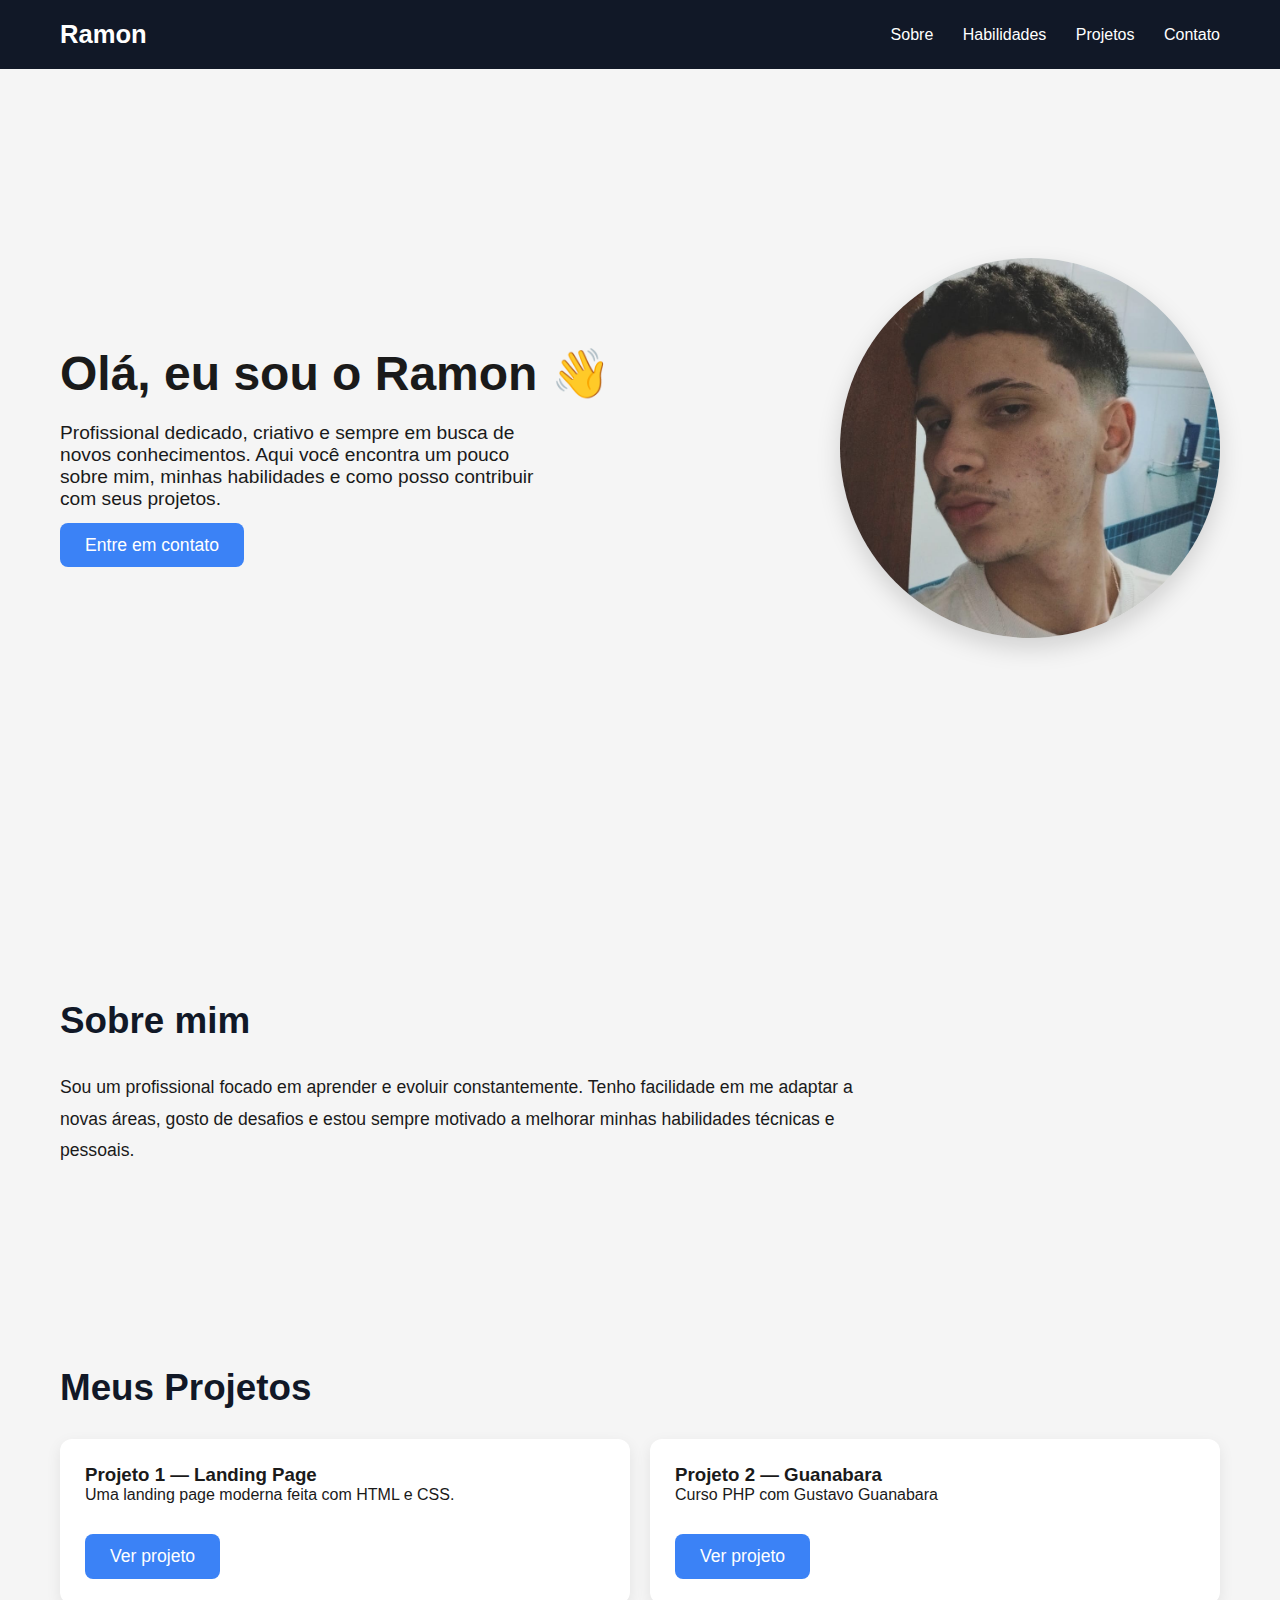
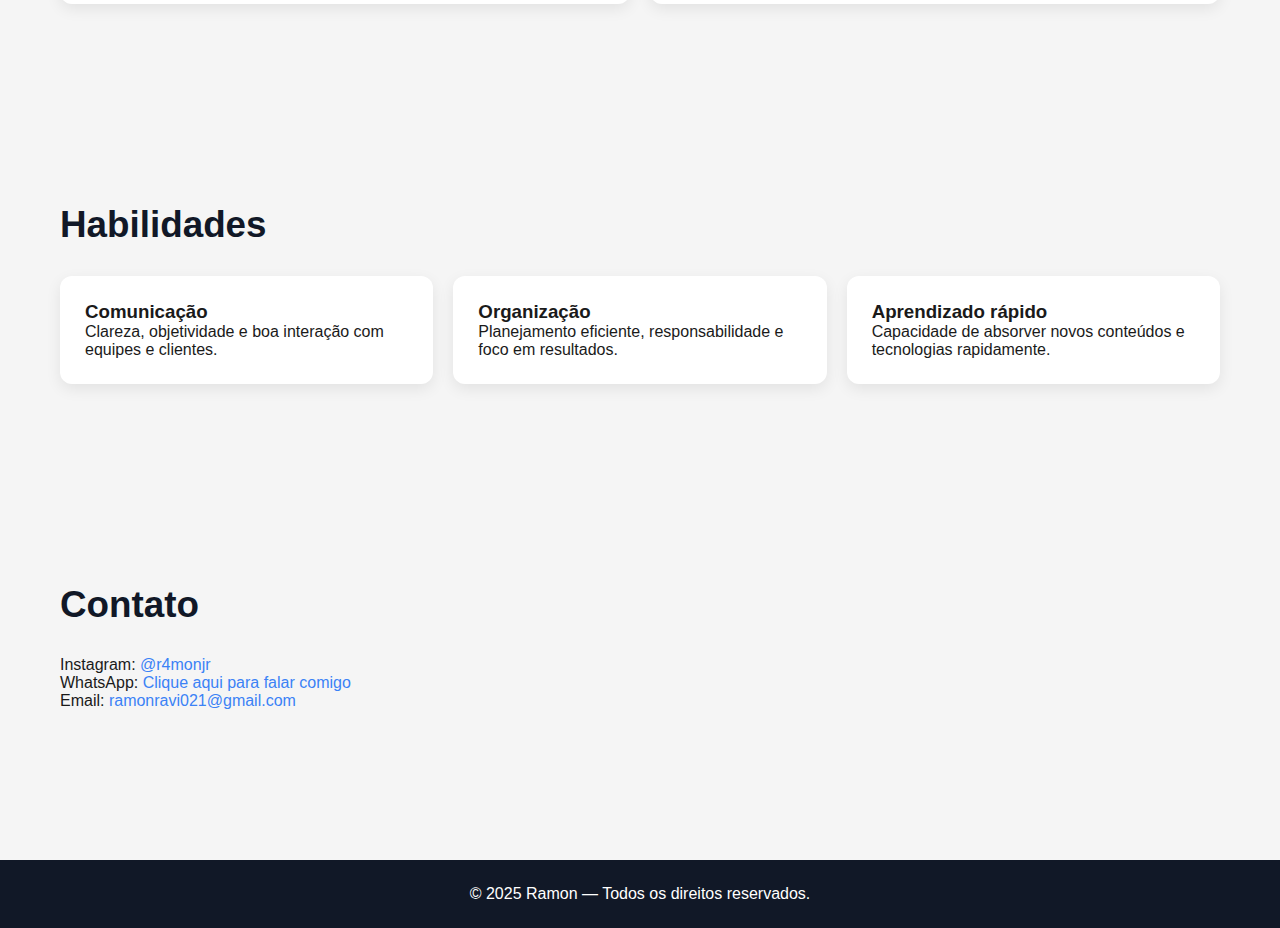
<file: index.html>
<!DOCTYPE html>
<html lang="pt-BR">
<head>
    <meta charset="UTF-8" />
    <meta name="viewport" content="width=device-width, initial-scale=1.0" />
    <title>Portfólio — Ramon</title>
    <link rel="stylesheet" href="style.css">
</head>
<body>

    <header>
        <h1>Ramon</h1>
        <nav>
            <a href="#sobre">Sobre</a>
            <a href="#habilidades">Habilidades</a>
            <a href="#projetos">Projetos</a>
            <a href="#contato">Contato</a>
        </nav>
    </header>

    <section class="hero">
        <div class="hero-text">
            <h2>Olá, eu sou o Ramon 👋</h2>
            <p>Profissional dedicado, criativo e sempre em busca de novos conhecimentos. Aqui você encontra um pouco sobre mim, minhas habilidades e como posso contribuir com seus projetos.</p>
            <a href="#contato" class="btn">Entre em contato</a>
        </div>
        <div class="photo">
            <img src="WhatsApp Image 2025-12-02 at 07.22.20.jpeg" alt="Foto de eu" />
        </div>
    </section>

    <section id="sobre" class="about">
        <h2 class="title">Sobre mim</h2>
        <p>
            Sou um profissional focado em aprender e evoluir constantemente. Tenho facilidade em me adaptar a novas áreas, gosto de desafios e estou sempre motivado a melhorar minhas habilidades técnicas e pessoais.
        </p>
    </section>

    <section id="projetos">
        <h2 class="title">Meus Projetos</h2>

        <div class="skills">
            <div class="card">
                <h3>Projeto 1 — Landing Page</h3>
                <p>Uma landing page moderna feita com HTML e CSS.</p>
                <a href="Albert Einstein/home page/index.html" target="_blank" class="btn">Ver projeto</a>
            </div>

            <div class="card">
                <h3>Projeto 2 — Guanabara</h3>
                <p>Curso PHP com Gustavo Guanabara</p>
                <a href="backend.zip" target="_blank" class="btn">Ver projeto</a>
            </div>
        </div>
    </section>

    <section id="habilidades">
        <h2 class="title">Habilidades</h2>
        <div class="skills">
            <div class="card">
                <h3>Comunicação</h3>
                <p>Clareza, objetividade e boa interação com equipes e clientes.</p>
            </div>
            <div class="card">
                <h3>Organização</h3>
                <p>Planejamento eficiente, responsabilidade e foco em resultados.</p>
            </div>
            <div class="card">
                <h3>Aprendizado rápido</h3>
                <p>Capacidade de absorver novos conteúdos e tecnologias rapidamente.</p>
            </div>
        </div>
    </section>

    <section id="contato">
        <h2 class="title">Contato</h2>

        <p>
            Instagram:  
            <a href="https://instagram.com/r4monjr" target="_blank">@r4monjr</a>
        </p>

        <p>
            WhatsApp:  
            <a href="https://wa.me/5531971953572" target="_blank">Clique aqui para falar comigo</a>
        </p>

        <p>Email:  
            <a href="mailto:ramonravi021@gmail.com">ramonravi021@gmail.com</a>
        </p>
    </section>

    <footer>
        © 2025 Ramon — Todos os direitos reservados.
    </footer>

</body>
</html>
</file>
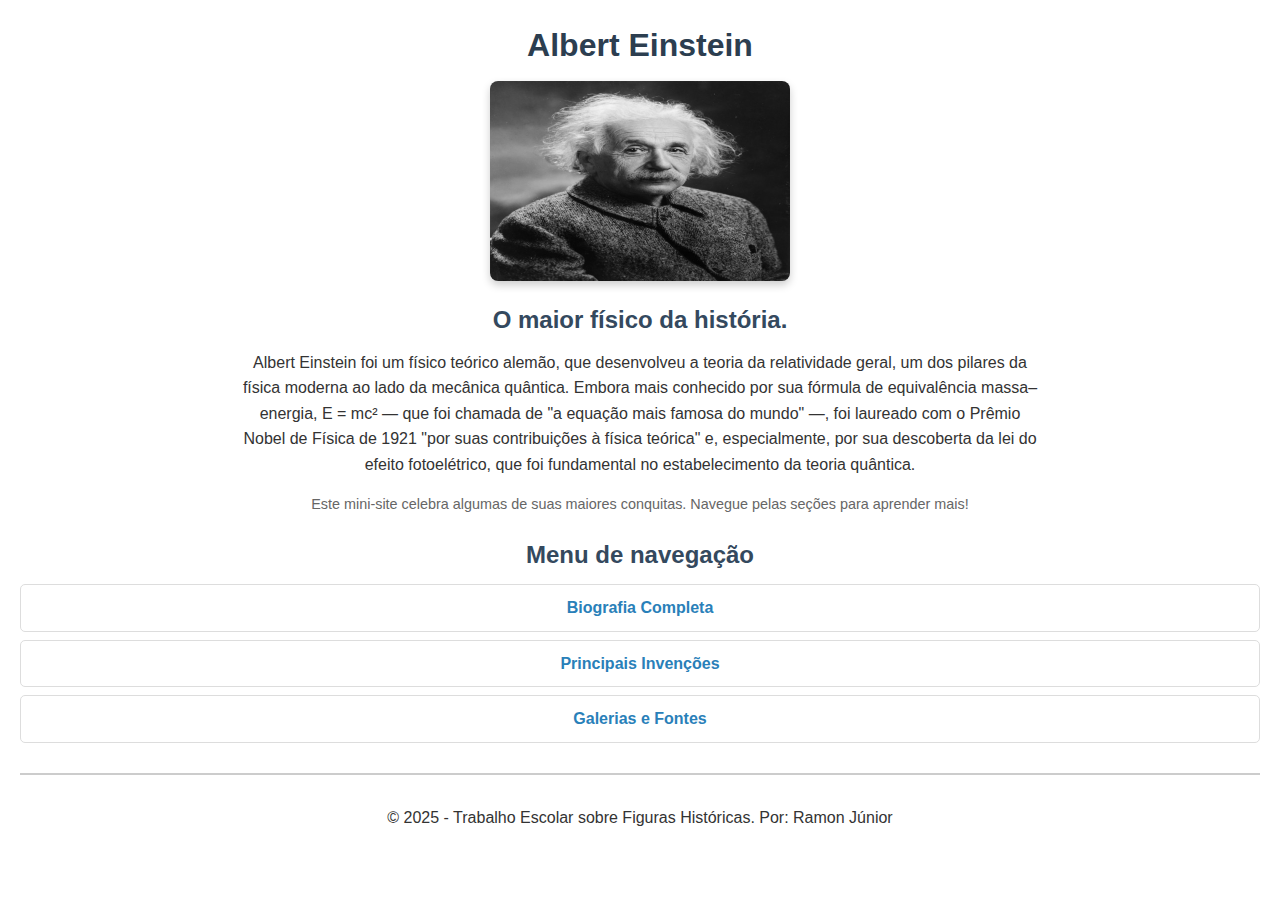
<file: Albert Einstein/home page/index.html>
<!DOCTYPE html>
<html lang="pt-br">
<head>
    <meta charset="UTF-8">
    <meta name="viewport" content="width=device-width, initial-scale=1.0">
    <title>Albert Einstein</title>
    <link rel="stylesheet" href="style.css">
   <link rel="shortcut icon" href="einstein_favicon_64px.png" type="image/x-icon">
   <!--Nessa página não tive especificamente dificuldade com alguma coisa pois é uma página bem simples, e objetiva. Apenas o CSS dos botões que foi um pouco de novidade, mas nada de mais.-->
</head>
<body>
    <h1>Albert Einstein</h1>
    
<picture>
<source media="(max-width: 750px)" srcset="Albert_Einstein_147pequeno" type="image/png">
<source media="(max-width: 1050px)" srcset="Albert_Einstein_147media" type="image/png">
<img src="Albert_Einstein_147.jpg" alt="A imagem flexível funciona">
</picture>
    <h2>O maior físico da história.</h2>
    <p>Albert Einstein foi um físico teórico alemão, que desenvolveu a teoria da relatividade geral, um dos pilares da física moderna ao lado da mecânica quântica. Embora mais conhecido por sua fórmula de equivalência massa–energia, E = mc² — que foi chamada de "a equação mais famosa do mundo" —, foi laureado com o Prêmio Nobel de Física de 1921 "por suas contribuições à física teórica" e, especialmente, por sua descoberta da lei do efeito fotoelétrico, que foi fundamental no estabelecimento da teoria quântica.</p>
    <p>Este mini-site celebra algumas de suas maiores conquitas. Navegue pelas seções para aprender mais!</p>
    <h2>Menu de navegação</h2>
<ul>
<li>
<a href="../biografia/biografia.html"> Biografia Completa</a>
</li>
<li><a href="../cronologia/cronologia.html">Principais Invenções</a>
</li>
<li> <a href="../galeria/galeria.html">Galerias e Fontes</a></li>
<hr>
&copy; 2025 - Trabalho Escolar sobre Figuras Históricas. Por: Ramon Júnior
</ul>
</body>
</html>
</file>
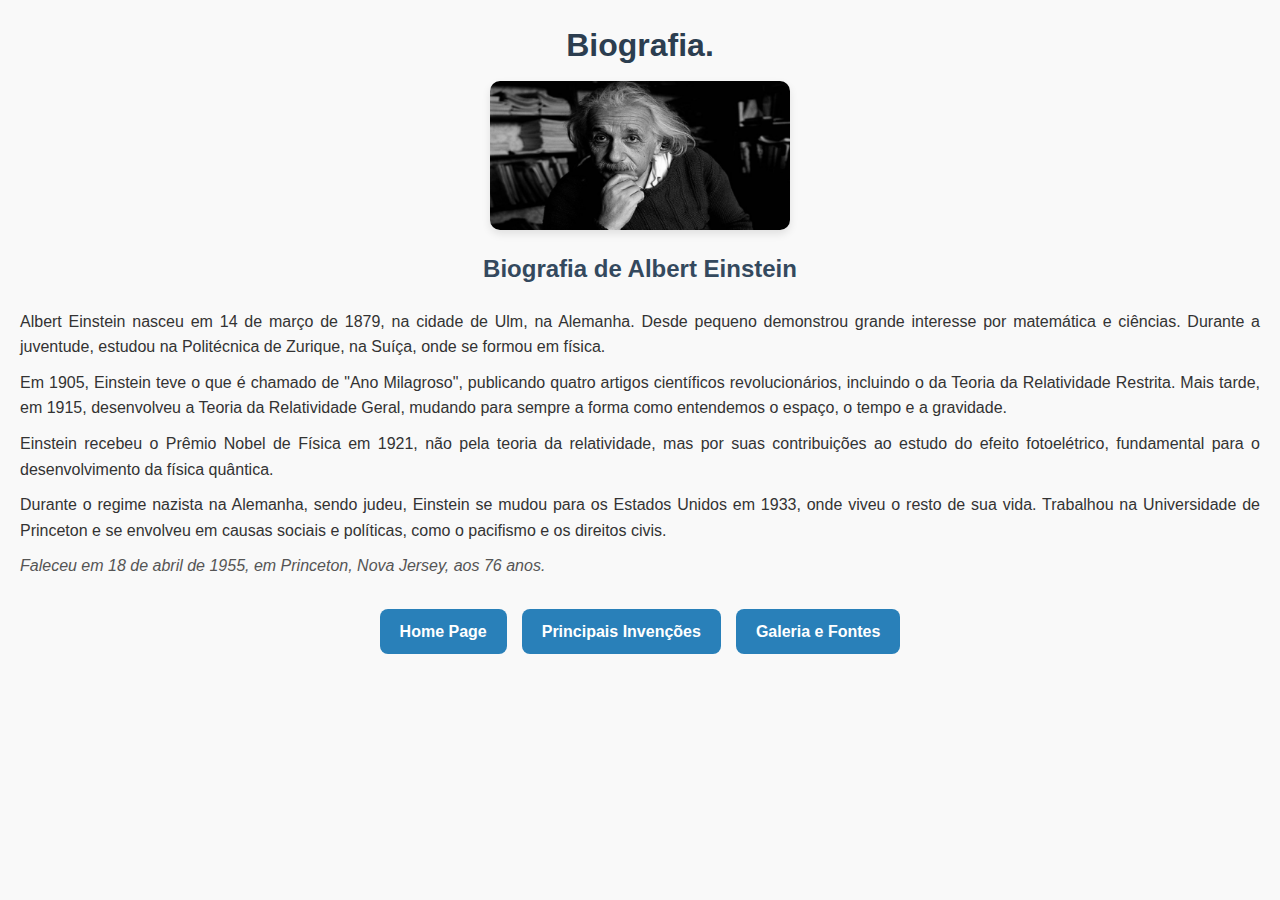
<file: Albert Einstein/biografia/biografia.html>
<!DOCTYPE html>
<html lang="pt-br">
<head>
  <meta charset="UTF-8">
  <meta name="viewport" content="width=device-width, initial-scale=1.0">
  <title>Biografia</title>
  <link rel="stylesheet" href="style.css">
  <link rel="shortcut icon" href="einstein_favicon_64px.png" type="image/x-icon">
  <style>
    .botao-container {
      margin-top: 30px;
      display: flex;
      justify-content: center;
      gap: 15px;
      flex-wrap: wrap;
    }

    .botao {
      background-color: #2980b9;
      color: white;
      padding: 10px 20px;
      border: none;
      border-radius: 8px;
      text-decoration: none;
      font-weight: bold;
      transition: background-color 0.3s, transform 0.2s;
    }

    .botao:hover {
      background-color: #1c5980;
      transform: scale(1.05);
    }
  </style>
  <!--Não tive nenhuma dificuldade nessa página, foi bem tranquilo so sai no soco com essa porra de alinhamento chato-->
</head>
<body>
  <h1>Biografia.</h1>
  <picture>
<source media="(max-width: 750px)" srcset="image_pequena.jpg" type="image/png">
<source media="(max-width: 1050px)" srcset="image_media.jpg" type="image/png">
<img src="image_870x_66e850ea3be95.jpg" alt="A imagem flexível funciona">
</picture>
  <h2>Biografia de Albert Einstein </h2>

  <p>Albert Einstein nasceu em 14 de março de 1879, na cidade de Ulm, na Alemanha. Desde pequeno demonstrou grande interesse por matemática e ciências. Durante a juventude, estudou na Politécnica de Zurique, na Suíça, onde se formou em física.</p>

  <p>Em 1905, Einstein teve o que é chamado de "Ano Milagroso", publicando quatro artigos científicos revolucionários, incluindo o da Teoria da Relatividade Restrita. Mais tarde, em 1915, desenvolveu a Teoria da Relatividade Geral, mudando para sempre a forma como entendemos o espaço, o tempo e a gravidade.</p>

  <p>Einstein recebeu o Prêmio Nobel de Física em 1921, não pela teoria da relatividade, mas por suas contribuições ao estudo do efeito fotoelétrico, fundamental para o desenvolvimento da física quântica.</p>

  <p>Durante o regime nazista na Alemanha, sendo judeu, Einstein se mudou para os Estados Unidos em 1933, onde viveu o resto de sua vida. Trabalhou na Universidade de Princeton e se envolveu em causas sociais e políticas, como o pacifismo e os direitos civis.</p>

  <p>Faleceu em 18 de abril de 1955, em Princeton, Nova Jersey, aos 76 anos.</p>

  <div class="botao-container">
    <a href="../home page/index.html" class="botao">Home Page</a>
    <a href="..//cronologia/cronologia.html" class="botao">Principais Invenções</a>
    <a href="../galeria/galeria.html" class="botao">Galeria e Fontes</a>
  </div>
</body>
</html>
</file>
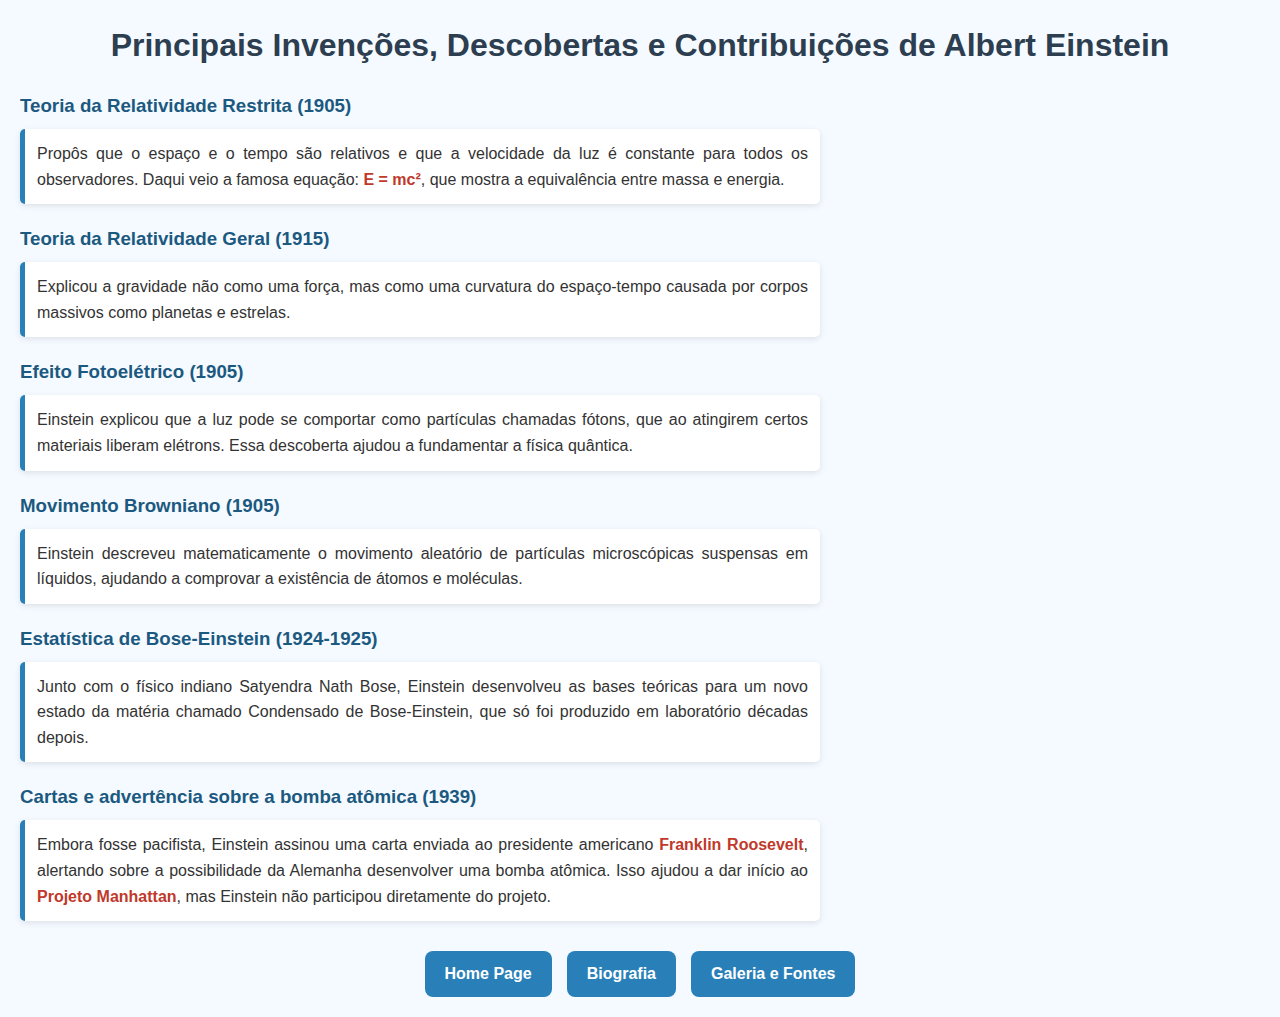
<file: Albert Einstein/cronologia/cronologia.html>
<!DOCTYPE html>
<html lang="pt-br">
<head>
  <meta charset="UTF-8">
  <meta name="viewport" content="width=device-width, initial-scale=1.0">
  <title>Principais Invenções</title>
  <link rel="stylesheet" href="style.css">
  <link rel="shortcut icon" href="einstein_favicon_64px.png" type="image/x-icon">
  <style>
    .botao-container {
      margin-top: 30px;
      display: flex;
      justify-content: center;
      gap: 15px;
      flex-wrap: wrap;
    }

    .botao {
      background-color: #2980b9;
      color: white;
      padding: 10px 20px;
      border: none;
      border-radius: 8px;
      text-decoration: none;
      font-weight: bold;
      transition: background-color 0.3s, transform 0.2s;
    }

    .botao:hover {
      background-color: #1c5980;
      transform: scale(1.05);
    }
  </style>
  <!--Essa foi sem DÚVIDAS a parte mais fácil do site, por conter somente conteúdo bem basicão, bem de boas-->
</head>
<body>
  <h1>Principais Invenções, Descobertas e Contribuições de Albert Einstein</h1>

  <h3>Teoria da Relatividade Restrita (1905)</h3>
  <p>Propôs que o espaço e o tempo são relativos e que a velocidade da luz é constante para todos os observadores. Daqui veio a famosa equação:
  <strong>E = mc²</strong>, que mostra a equivalência entre massa e energia.</p>
  <br>

  <h3>Teoria da Relatividade Geral (1915)</h3>
  <p>Explicou a gravidade não como uma força, mas como uma curvatura do espaço-tempo causada por corpos massivos como planetas e estrelas.</p>
  <br>

  <h3>Efeito Fotoelétrico (1905)</h3>
  <p>Einstein explicou que a luz pode se comportar como partículas chamadas fótons, que ao atingirem certos materiais liberam elétrons. Essa descoberta ajudou a fundamentar a física quântica.</p>
  <br>

  <h3>Movimento Browniano (1905)</h3>
  <p>Einstein descreveu matematicamente o movimento aleatório de partículas microscópicas suspensas em líquidos, ajudando a comprovar a existência de átomos e moléculas.</p>
  <br>

  <h3>Estatística de Bose-Einstein (1924-1925)</h3>
  <p>Junto com o físico indiano Satyendra Nath Bose, Einstein desenvolveu as bases teóricas para um novo estado da matéria chamado Condensado de Bose-Einstein, que só foi produzido em laboratório décadas depois.</p>
  <br>

  <h3>Cartas e advertência sobre a bomba atômica (1939)</h3>
  <p>Embora fosse pacifista, Einstein assinou uma carta enviada ao presidente americano <strong>Franklin Roosevelt</strong>, alertando sobre a possibilidade da Alemanha desenvolver uma bomba atômica. Isso ajudou a dar início ao <strong>Projeto Manhattan</strong>, mas Einstein não participou diretamente do projeto.</p>

  <div class="botao-container">
    <a href="../home page/index.html" class="botao">Home Page</a>
    <a href="../biografia/biografia.html" class="botao">Biografia</a>
    <a href="../galeria/galeria.html" class="botao">Galeria e Fontes</a>
  </div>
</body>
</html>
</file>
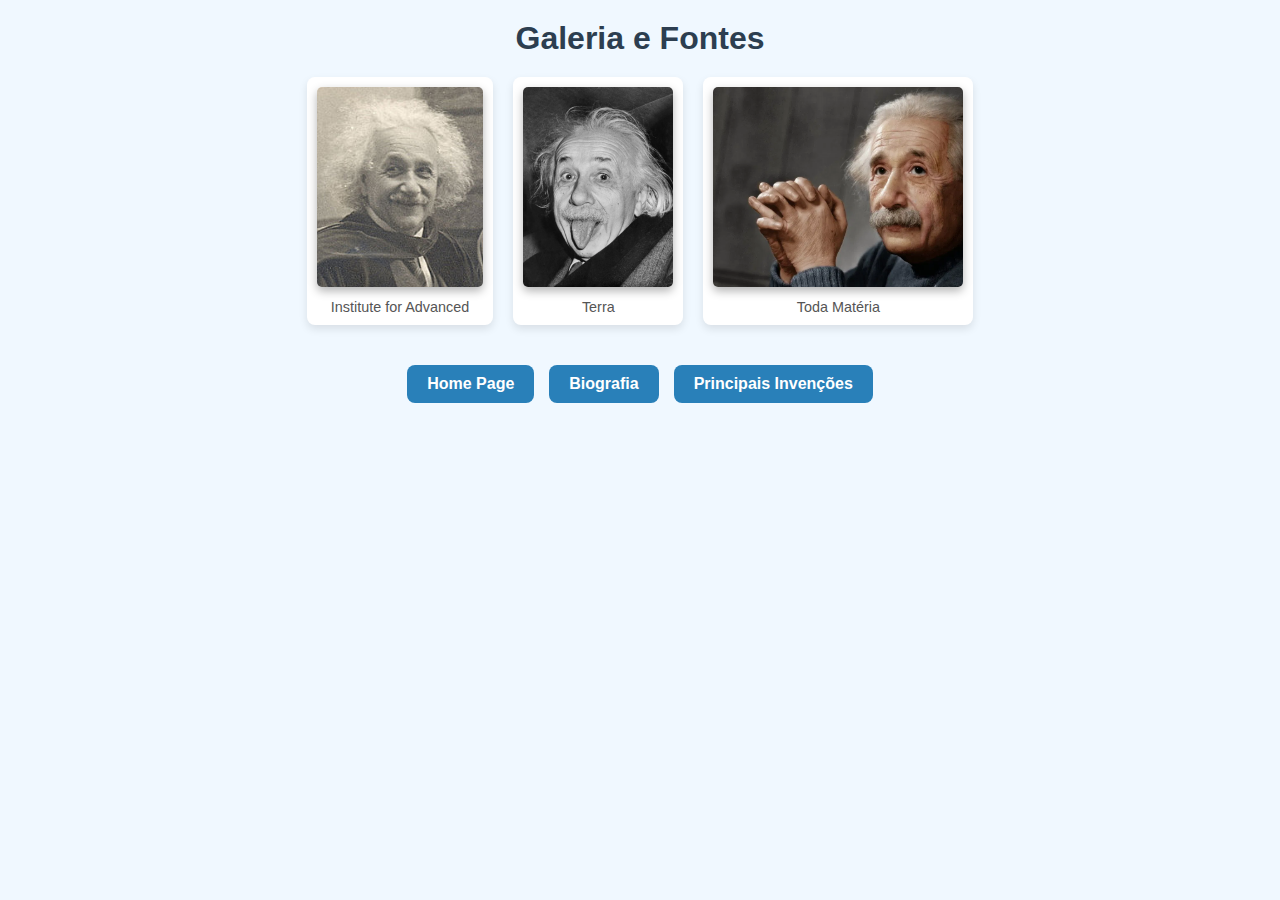
<file: Albert Einstein/galeria/galeria.html>
<!DOCTYPE html>
<html lang="pt-br">
<head>
  <meta charset="UTF-8">
  <meta name="viewport" content="width=device-width, initial-scale=1.0">
  <title>Galeria e Fontes</title>
  <link rel="stylesheet" href="style.css">
  <link rel="shortcut icon" href="einstein_favicon_64px.png" type="image/x-icon">
  <style>
    .galeria {
      display: flex;
      flex-wrap: wrap;
      justify-content: center;
      gap: 20px;
      margin-top: 20px;
    }

    .item {
      text-align: center;
    }

    .item img {
      max-width: 250px;
      border-radius: 10px;
      box-shadow: 0 4px 10px rgba(0, 0, 0, 0.3);
      transition: transform 0.3s ease;
    }

    .item img:hover {
      transform: scale(1.05);
    }

    .botao-container {
      margin-top: 40px;
      display: flex;
      justify-content: center;
      gap: 15px;
      flex-wrap: wrap;
    }

    .botao {
      background-color: #2980b9;
      color: white;
      padding: 10px 20px;
      border: none;
      border-radius: 8px;
      text-decoration: none;
      font-weight: bold;
      transition: background-color 0.3s, transform 0.2s;
    }

    .botao:hover {
      background-color: #1c5980;
      transform: scale(1.05);
    }
  </style>
  <!--Essa parte foi do caralho porque as imagens é um saco pra redimensionar e blablabla, e também deixar elas bonitinhas com os efeito e os carai a 4-->
</head>
<body>
  <h1>Galeria e Fontes</h1>

  <div class="galeria">
    <div class="item">
      <a href="einstein.jpeg" target="_blank">
        <img src="einstein.jpeg" alt="Einstein no Institute for Advanced">
      </a>
      <p>Institute for Advanced</p>
    </div>

    <div class="item">
      <a href="einstein-arquivo-afp.webp" target="_blank">
        <img src="einstein-arquivo-afp.webp" alt="Einstein - Arquivo AFP">
      </a>
      <p>Terra</p>
    </div>

    <div class="item">
      <a href="albert-einstein-og.webp" target="_blank">
        <img src="albert-einstein-og.webp" alt="Einstein - Toda Matéria">
      </a>
      <p>Toda Matéria</p>
    </div>
  </div>

  <div class="botao-container">
    <a href="../home page/index.html" class="botao">Home Page</a>
    <a href="../biografia/biografia.html" class="botao">Biografia</a>
    <a href="../cronologia/cronologia.html" class="botao">Principais Invenções</a>
  </div>
</body>
</html>
</file>
<file: style.css>
* {
    margin: 0;
    padding: 0;
    box-sizing: border-box;
    font-family: "Poppins", sans-serif;
}

body {
    background: #f5f5f5;
    color: #1a1a1a;
}


header {
    width: 100%;
    padding: 20px 60px;
    background: #111827;
    color: #fff;
    display: flex;
    justify-content: space-between;
    align-items: center;
    position: fixed;
    top: 0;
    left: 0;
    z-index: 999;
}

header h1 {
    font-size: 1.6rem;
}

header nav a {
    color: #fff;
    margin-left: 25px;
    text-decoration: none;
    font-size: 1rem;
    transition: 0.3s;
}

header nav a:hover {
    color: #3b82f6;
}


.hero {
    height: 100vh;
    padding: 0 60px;
    display: flex;
    align-items: center;
    justify-content: space-between;
}

.hero-text h2 {
    font-size: 3rem;
    margin-bottom: 20px;
}

.hero-text p {
    font-size: 1.2rem;
    margin-bottom: 25px;
    max-width: 500px;
}

.btn {
    padding: 12px 25px;
    background: #3b82f6;
    color: #fff;
    text-decoration: none;
    border-radius: 8px;
    font-size: 1.1rem;
    transition: 0.3s;
}

.btn:hover {
    background: #2563eb;
}

.photo img {
    width: 380px;
    height: 380px;
    border-radius: 50%;
    object-fit: cover;
    box-shadow: 0 10px 25px rgba(0, 0, 0, 0.15);
}


section {
    padding: 100px 60px;
}

.title {
    font-size: 2.3rem;
    margin-bottom: 30px;
    color: #111827;
}

.about p {
    font-size: 1.1rem;
    max-width: 800px;
    line-height: 1.8;
}


.skills, .projects-grid {
    display: grid;
    grid-template-columns: repeat(auto-fit, minmax(250px, 1fr));
    gap: 20px;
}

.card {
    background: #fff;
    padding: 25px;
    border-radius: 12px;
    box-shadow: 0 5px 15px rgba(0, 0, 0, 0.08);
    transition: 0.3s;
}

.card:hover {
    transform: translateY(-5px);
}

.card a.btn {
    margin-top: 15px;
    display: inline-block;
}


#projetos .card p {
    font-size: 1rem;
    margin-bottom: 15px;
}


#contato a {
    color: #3b82f6;
    text-decoration: none;
    font-weight: 500;
    transition: 0.3s;
}

#contato a:hover {
    color: #2563eb;
}


footer {
    text-align: center;
    padding: 25px;
    background: #111827;
    color: #fff;
    margin-top: 50px;
}

@media (max-width: 900px) {
    .hero {
        flex-direction: column;
        text-align: center;
        padding-top: 120px;
    }

    .photo img {
        margin-top: 40px;
        width: 300px;
        height: 300px;
    }

    header {
        padding: 20px 30px;
    }
}

@media (max-width: 600px) {
    header {
        flex-direction: column;
        text-align: center;
    }

    header nav a {
        margin: 10px;
    }

    .hero-text h2 {
        font-size: 2.3rem;
    }

    .title {
        font-size: 2rem;
    }
}
</file>
<file: Albert Einstein/home page/style.css>
body, h1, h2, p, ul, li {
    margin: 0;
    padding: 0;
    box-sizing: border-box;
}

body {
    font-family: Arial, Helvetica, sans-serif;
    line-height: 1.6;
    background-color: #ffffff;
    color: #333;
    padding: 20px;
    text-align: center; 
}

h1 {
    color: #2c3e50;
    text-align: center;
    margin-bottom: 10px;
}

h2 {
    color: #34495e;
    margin-top: 20px;
    margin-bottom: 10px;
    text-align: center;
}

p {
    margin-bottom: 15px;
    max-width: 800px;
    margin-left: auto;
    margin-right: auto;
    text-align: center; 
}

img {
    display: block;
    margin: 0 auto;
    max-width: 300px;
    height: auto;
    border-radius: 8px;
    box-shadow: 0 4px 8px rgba(0, 0, 0, 0.2);
}

ul {
    list-style-type: none;
    margin-top: 10px;
    padding-left: 0;
}

ul li {
    background-color: #ffffff;
    border: 1px solid #ddd;
    margin-bottom: 8px;
    padding: 10px;
    border-radius: 5px;
    text-align: center;
    transition: background-color 0.3s, transform 0.2s;
}

ul li:hover {
    background-color: #e0e0e0;
    transform: scale(1.02);
}

a {
    text-decoration: none;
    color: #2980b9;
    font-weight: bold;
}

a:hover {
    color: #1c5980;
}

hr {
    margin: 30px 0;
    border: none;
    border-top: 2px solid #ccc;
}

p:last-of-type {
    text-align: center;
    font-size: 0.9em;
    color: #666;
}
</file>
<file: Albert Einstein/biografia/style.css>
body, h1, h2, p {
    margin: 0;
    padding: 0;
    box-sizing: border-box;
text-align: center;
}

body {
    font-family: Arial, Helvetica, sans-serif;
    line-height: 1.6;
    background-color: #f9f9f9;
    color: #333;
    padding: 20px;
    text-align: center;
}

h1 {
    text-align: center;
    color: #2c3e50;
    margin-bottom: 10px;
}

h2 {
    color: #34495e;
    margin-top: 20px;
    margin-bottom: 20px;
    text-align: center;
}

p {
    max-width: 8000px;
    margin-bottom: 10px;
    text-align: justify;
}

img {
    display: block;
    margin: 0 auto 20px auto;
    max-width: 300px;
    height: auto;
    border-radius: 10px;
    box-shadow: 0 4px 8px rgba(0, 0, 0, 0.1);
}

p:last-of-type {
    font-style: italic;
    color: #555;
}
</file>
<file: Albert Einstein/cronologia/style.css>
body, h1, h3, p {
    margin: 0;
    padding: 0;
    box-sizing: border-box;
}

body {
    font-family: Arial, Helvetica, sans-serif;
    line-height: 1.6;
    background-color: #f4faff;
    color: #333;
    padding: 20px;
}

h1 {
    text-align: center;
    color: #2c3e50;
    margin-bottom: 20px;
}

h3 {
    color: #1c5980;
    margin-top: 20px;
    margin-bottom: 8px;
}

p {
    max-width: 800px;
    background-color: #ffffff;
    padding: 12px;
    border-left: 5px solid #2980b9;
    border-radius: 5px;
    box-shadow: 0 2px 6px rgba(0, 0, 0, 0.1);
    margin-bottom: 15px;
    text-align: justify;
}

strong {
    color: #c0392b;
}

br {
    display: none;
}


h3 + p {
    margin-top: 5px;
}
</file>
<file: Albert Einstein/galeria/style.css>
body, h1, p {
    margin: 0;
    padding: 0;
    box-sizing: border-box;
}

body {
    font-family: Arial, Helvetica, sans-serif;
    background-color: #f0f8ff;
    color: #333;
    padding: 20px;
}

h1 {
    text-align: center;
    color: #2c3e50;
    margin-bottom: 20px;
}

.galeria {
    display: grid;
    grid-template-columns: repeat(auto-fit, minmax(250px, 1fr));
    gap: 20px;
}

.galeria .item {
    background-color: #ffffff;
    padding: 10px;
    border-radius: 8px;
    box-shadow: 0 4px 8px rgba(0, 0, 0, 0.1);
    text-align: center;
    transition: transform 0.2s;
}

.galeria .item:hover {
    transform: scale(1.02);
}

.galeria a img {
    width: 100%;
    height: 200px;
    object-fit: cover;
    border-radius: 5px;
    transition: opacity 0.3s;
}

.galeria a img:hover {
    opacity: 0.8;
}

.galeria p {
    margin-top: 8px;
    font-size: 0.9em;
    color: #555;
}
</file>
